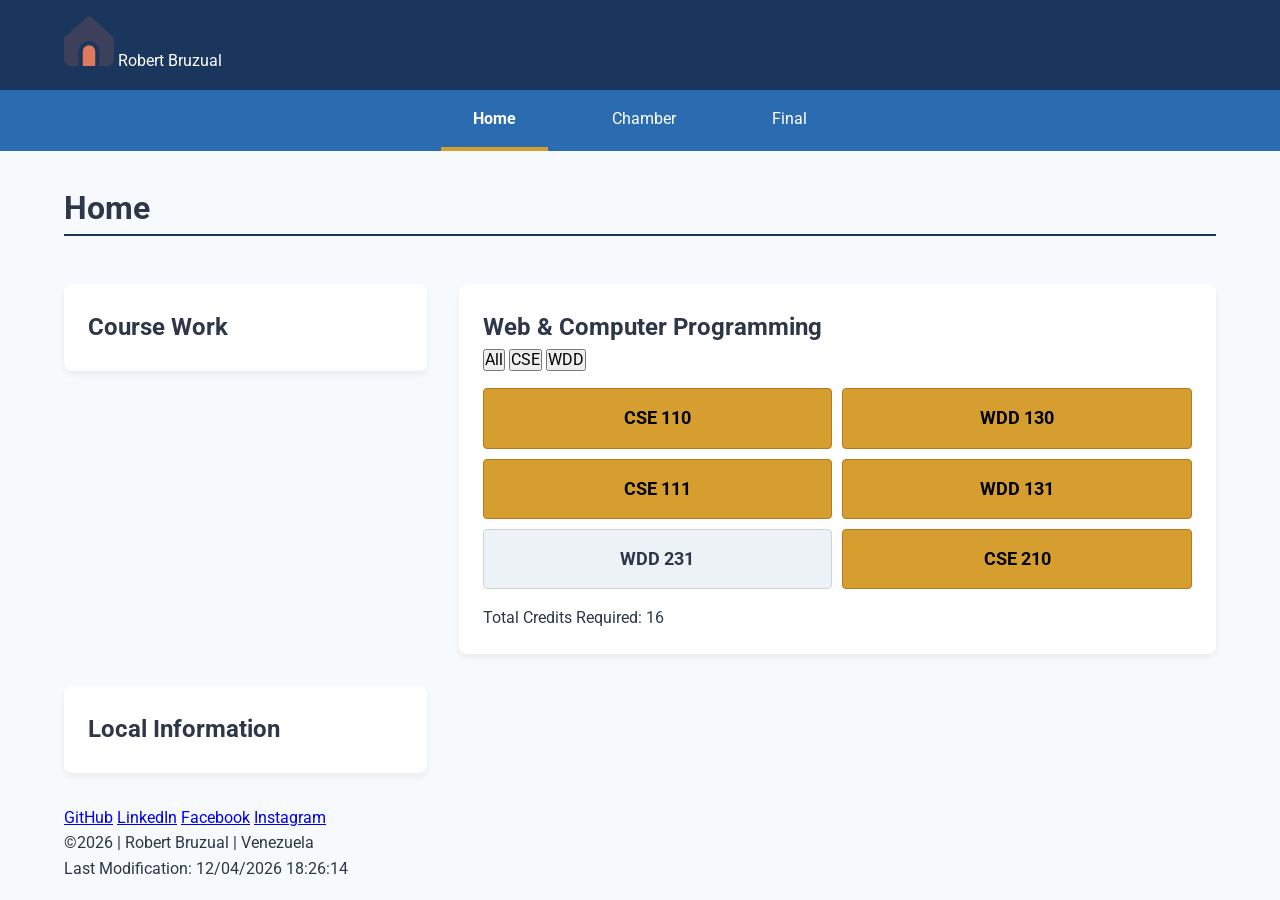
<file: index.html>
<!DOCTYPE html>
<html lang="en">
<head>
    <meta charset="UTF-8">
    <meta name="viewport" content="width=device-width, initial-scale=1.0">
    <title>WDD 231 - Web Fronted Development I - Course Home Page</title>
    <link rel="icon" href="favicon.ico">
    <meta name="description" content="Course home page for WDD 231, demonstrating prerequisite knowledge of responsive design using semantic HTML, custom CSS, and vanilla JavaScript.">
    <meta name="author" content="Robert Bruzual">

    <meta property="og:title" content="WDD 231 - Web Fronted Development I - Course Home Page">
    <meta property="og:description" content="Course home page for WDD 231 by Robert Bruzual, demonstrating responsive design using semantic HTML, custom CSS, and vanilla JavaScript.">
    <meta property="og:image" content="https://robertbruzualpatino-oss.github.io/wdd231/images/home.svg">
    <meta property="og:url" content="https://robertbruzualpatino-oss.github.io/wdd231/index.html">
    <meta property="og:type" content="website">

    <link rel="preconnect" href="https://fonts.googleapis.com">
    <link rel="preconnect" href="https://fonts.gstatic.com" crossorigin>
    <link href="https://fonts.googleapis.com/css2?family=Roboto&display=swap" rel="stylesheet">

    <link rel="stylesheet" href="styles/normalize.css">
    <link rel="stylesheet" href="styles/small.css">
    <link rel="stylesheet" href="styles/larger.css">

    <script src="scripts/navigation.js" defer></script>
    <script src="scripts/date.js" defer></script>
    <script src="scripts/course.js" defer></script>
</head>
<body>
    <header>
        <div>
            <img src="images/home.svg" alt="Course Site Logo" width="50" height="50">
            <span>Robert Bruzual</span>
        </div>
        <button id="menu-toggle" aria-label="Toggle navigation menu">
            &#9776; </button>
    </header>

    <nav>
        <ul id="nav-links">
            <li><a href="index.html" class="active">Home</a></li>
            <li><a href="chamber/index.html">Chamber</a></li>
            <li><a href="final/index.html">Final</a></li>
        </ul>
    </nav>

    <main>
        <h1>Home</h1>

        <section class="card course-work">
            <h2>Course Work</h2>
            </section>

        <section class="card certificate-info">
            <h2>Web &amp; Computer Programming</h2>
            <div>
                <button id="btn-all">All</button>
                <button id="btn-cse">CSE</button>
                <button id="btn-wdd">WDD</button>
            </div>
            <div id="course-container"></div>
            <p id="total-credits"></p>
        </section>

        <section class="card local-info">
            <h2>Local Information</h2>
            </section>

        <dialog id="course-details"></dialog>
    </main>

    <footer>
        <div class="footer-socials">
            <a href="https://github.com/robertbruzualpatino-oss" target="_blank" rel="noopener">GitHub</a>
            <a href="https://www.linkedin.com/" target="_blank" rel="noopener">LinkedIn</a>
            <a href="https://www.facebook.com/robertgabriel.bruzualpatino.3" target="_blank" rel="noopener">Facebook</a>
            <a href="https://www.instagram.com/robertgabrielbruzual/" target="_blank" rel="noopener">Instagram</a>
        </div>

        <p>
            &copy;<span id="currentyear"></span> | Robert Bruzual | Venezuela
        </p>

        <p id="lastModified"></p>
    </footer>

</body>
</html>
</file>
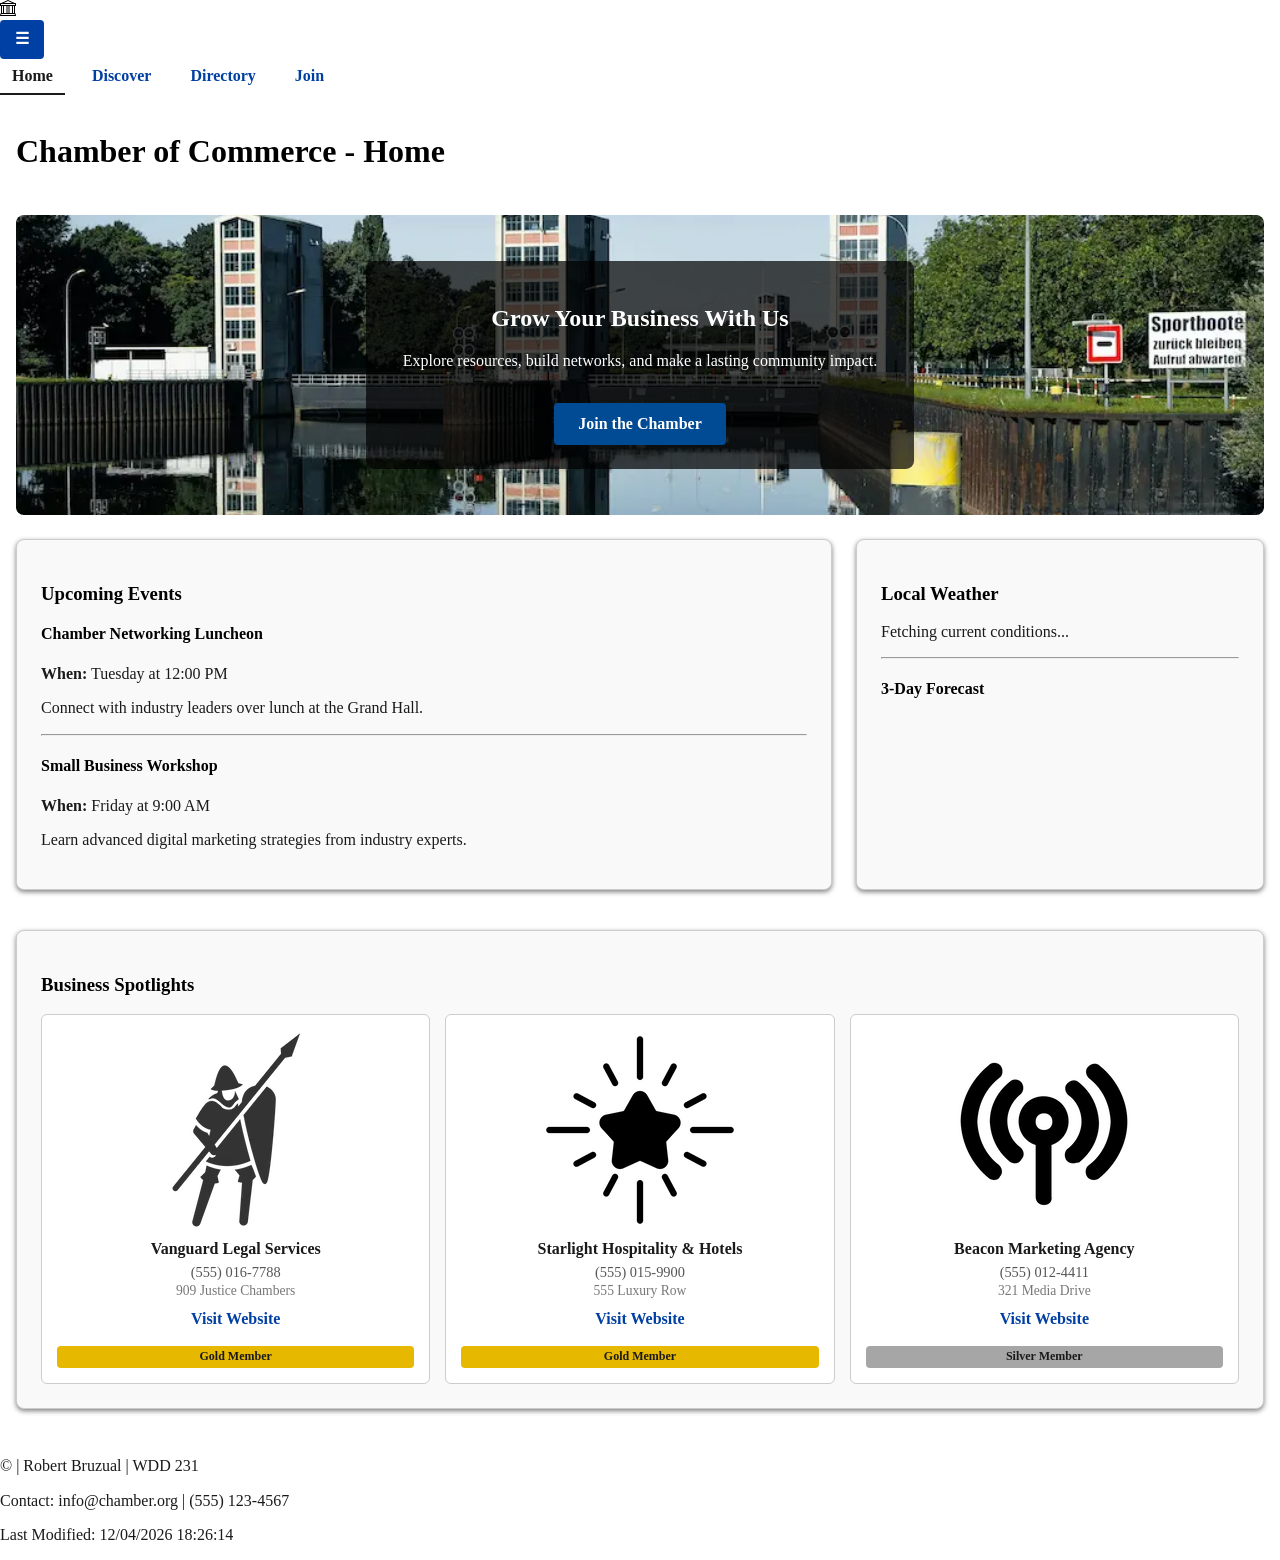
<file: chamber/index.html>
<!DOCTYPE html>
<html lang="en">
<head>
    <meta charset="UTF-8">
    <meta name="viewport" content="width=device-width, initial-scale=1.0">
    <title>Chamber of Commerce - Home</title>
    <meta name="description" content="Home and landing page for the Chamber of Commerce project in WDD 231.">
    <meta name="author" content="Robert Bruzual">
    <link rel="icon" href="favicon.ico" type="images/x-icon">

    <meta property="og:title" content="Chamber of Commerce - Home">
    <meta property="og:description" content="Empowering local business and driving community growth.">
    <meta property="og:image" content="https://robertbruzualpatino-oss.github.io/wdd231/chamber/images/bank.svg">
    <meta property="og:url" content="https://robertbruzualpatino-oss.github.io/wdd231/chamber/index.html">
    <meta property="og:type" content="website">

    <link rel="preconnect" href="https://fonts.googleapis.com">
    <link rel="preconnect" href="https://fonts.gstatic.com" crossorigin>
    <link href="https://fonts.googleapis.com/css2?family=Roboto&display=swap" rel="stylesheet">

    <link rel="stylesheet" href="styles/normalize.css">
    <link rel="stylesheet" href="styles/small.css">

    <link rel="icon" href="data:,">

    <script src="scripts/directory.js" defer></script>
    <script src="scripts/home.js" defer></script>
</head>
<body>
    <header>
        <div class="logo-area">
            <img src="images/bank.svg" alt="Chamber Logo">
        </div>
        <nav>
            <button id="menu-button">☰</button>
            <ul id="nav-menu">
                <li><a href="index.html" class="active">Home</a></li>
                <li><a href="discover.html">Discover</a></li>
                <li><a href="directory.html">Directory</a></li>
                <li><a href="join.html">Join</a></li>
            </ul>
        </nav>
    </header>

    <main class="home-grid">

        <h1 class="visually-hidden">Chamber of Commerce - Home</h1>

        <section class="hero">
            <picture>
                <img src="images/hero-large.webp" alt="Chamber City Center Landscape" class="hero-image" loading="eager" width="1200" height="450">
            </picture>
            <div class="hero-cta">
                <h2>Grow Your Business With Us</h2>
                <p>Explore resources, build networks, and make a lasting community impact.</p>
                <a href="join.html" class="cta-button">Join the Chamber</a>
            </div>
        </section>

        <section class="events-card card">
            <h3>Upcoming Events</h3>
            <div class="event-item">
                <h4>Chamber Networking Luncheon</h4>
                <p><strong>When:</strong> Tuesday at 12:00 PM</p>
                <p>Connect with industry leaders over lunch at the Grand Hall.</p>
            </div>
            <hr>
            <div class="event-item">
                <h4>Small Business Workshop</h4>
                <p><strong>When:</strong> Friday at 9:00 AM</p>
                <p>Learn advanced digital marketing strategies from industry experts.</p>
            </div>
        </section>

        <section class="weather-card card">
            <h3>Local Weather</h3>
            <div id="current-weather">
                <p>Fetching current conditions...</p>
            </div>
            <hr>
            <h4>3-Day Forecast</h4>
            <div id="forecast-container">

            </div>
        </section>

        <section class="spotlights-card card">
            <h3>Business Spotlights</h3>
            <div id="spotlight-container">
                <p>Loading spotlight members...</p>
            </div>
        </section>
    </main>

    <footer>
        <p>&copy; <span id="current-year"></span> | Robert Bruzual | WDD 231</p>
        <p>Contact: info@chamber.org | (555) 123-4567</p>
        <p>Last Modified: <span id="lastModified"></span></p>
    </footer>
</body>
</html>
</file>
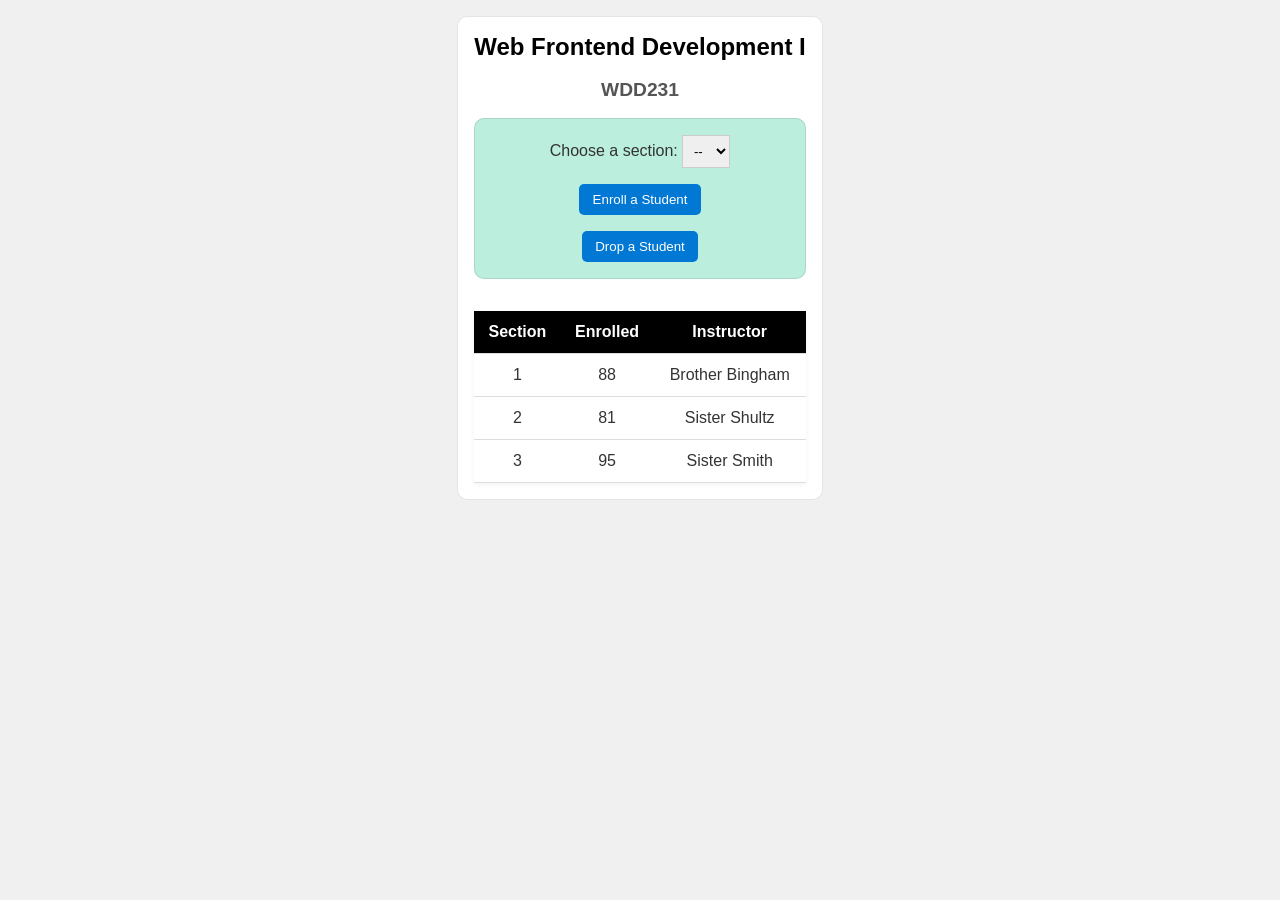
<file: modules.html>
<!DOCTYPE html>
<html lang="en">

<head>
    <meta charset="UTF-8">
    <meta name="viewport" content="width=device-width, initial-scale=1.0">
    <title>Modules Example: Course and Sections</title>
    <link rel="stylesheet" href="styles/modules.css">
    <script type="module" src="scripts/modules.mjs"></script>
    <script src="scripts/theme-toggle.js"></script>
</head>

<body>
    <main>
        <h1 id="courseName"></h1>
        <h2 id="courseCode"></h2>

        <div id="enrollment">
            <label for="sectionNumber">Choose a section:</label>
            <select id="sectionNumber">
                <option value="0" disabled selected>--</option>
            </select>
            <button id="enrollStudent">Enroll a Student</button>
            <button id="dropStudent">Drop a Student</button>
        </div>

        <table>
            <thead>
                <tr>
                    <th>Section</th>
                    <th>Enrolled</th>
                    <th>Instructor</th>
                </tr>
            </thead>
            <tbody id="sections"></tbody>
        </table>
    </main>
</body>

</html>
</file>
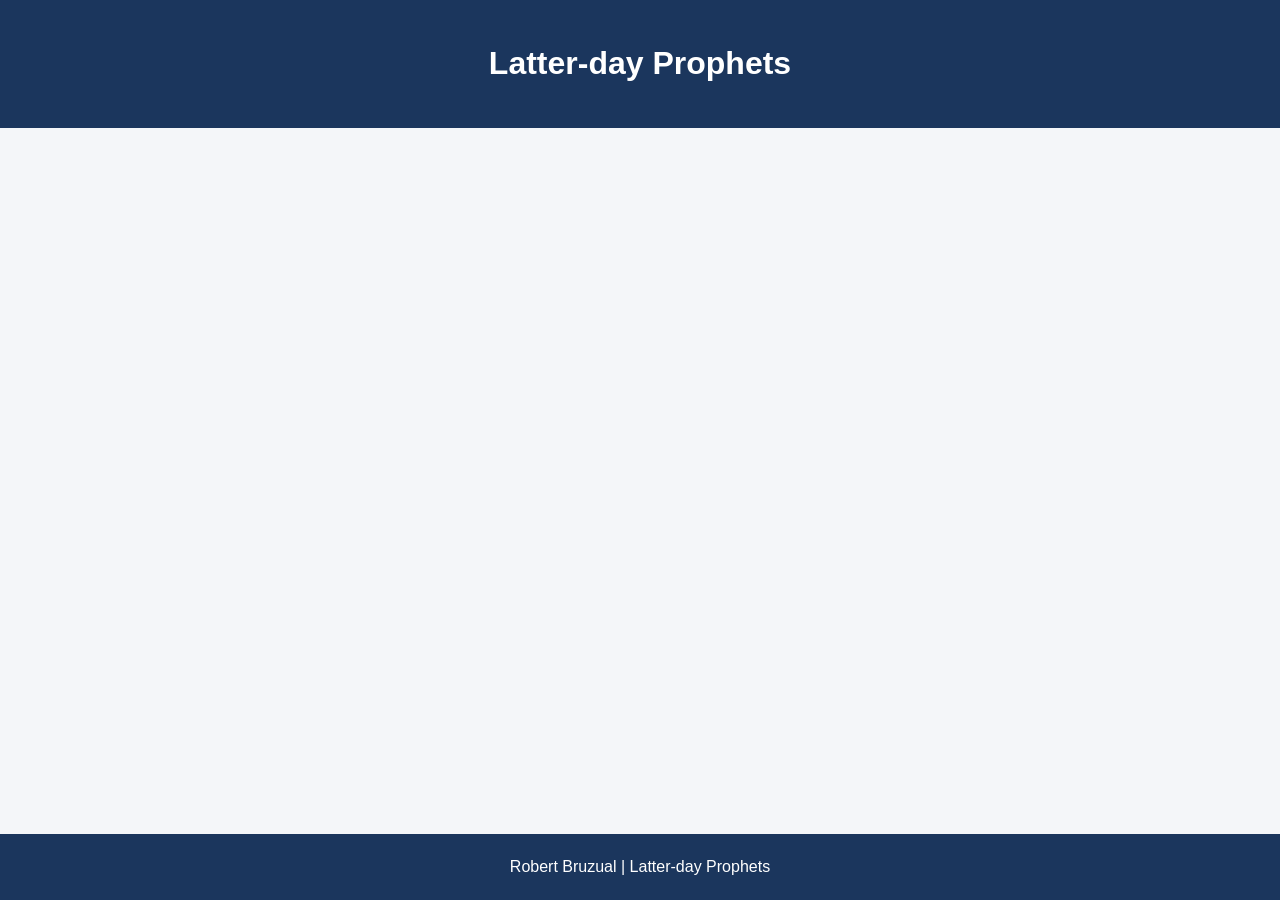
<file: prophets.html>
<!DOCTYPE html>
<html lang="en">
<head>
    <meta charset="UTF-8">
    <meta name="viewport" content="width=device-width, initial-scale=1.0">
    <title>Latter-day Prophets | Fetch API Activity</title>
    <meta name="description" content="Dynamically rendering data fetched from an external JSON API regarding Latter-day Prophets.">
    <link rel="stylesheet" href="styles/prophets.css">
    <script src="scripts/prophets.js" defer></script>
</head>
<body>
    <header>
        <h1>Latter-day Prophets</h1>
    </header>

    <main>
        <div id="cards"></div>
    </main>

    <footer>
        Robert Bruzual | Latter-day Prophets
    </footer>
</body>
</html>
</file>
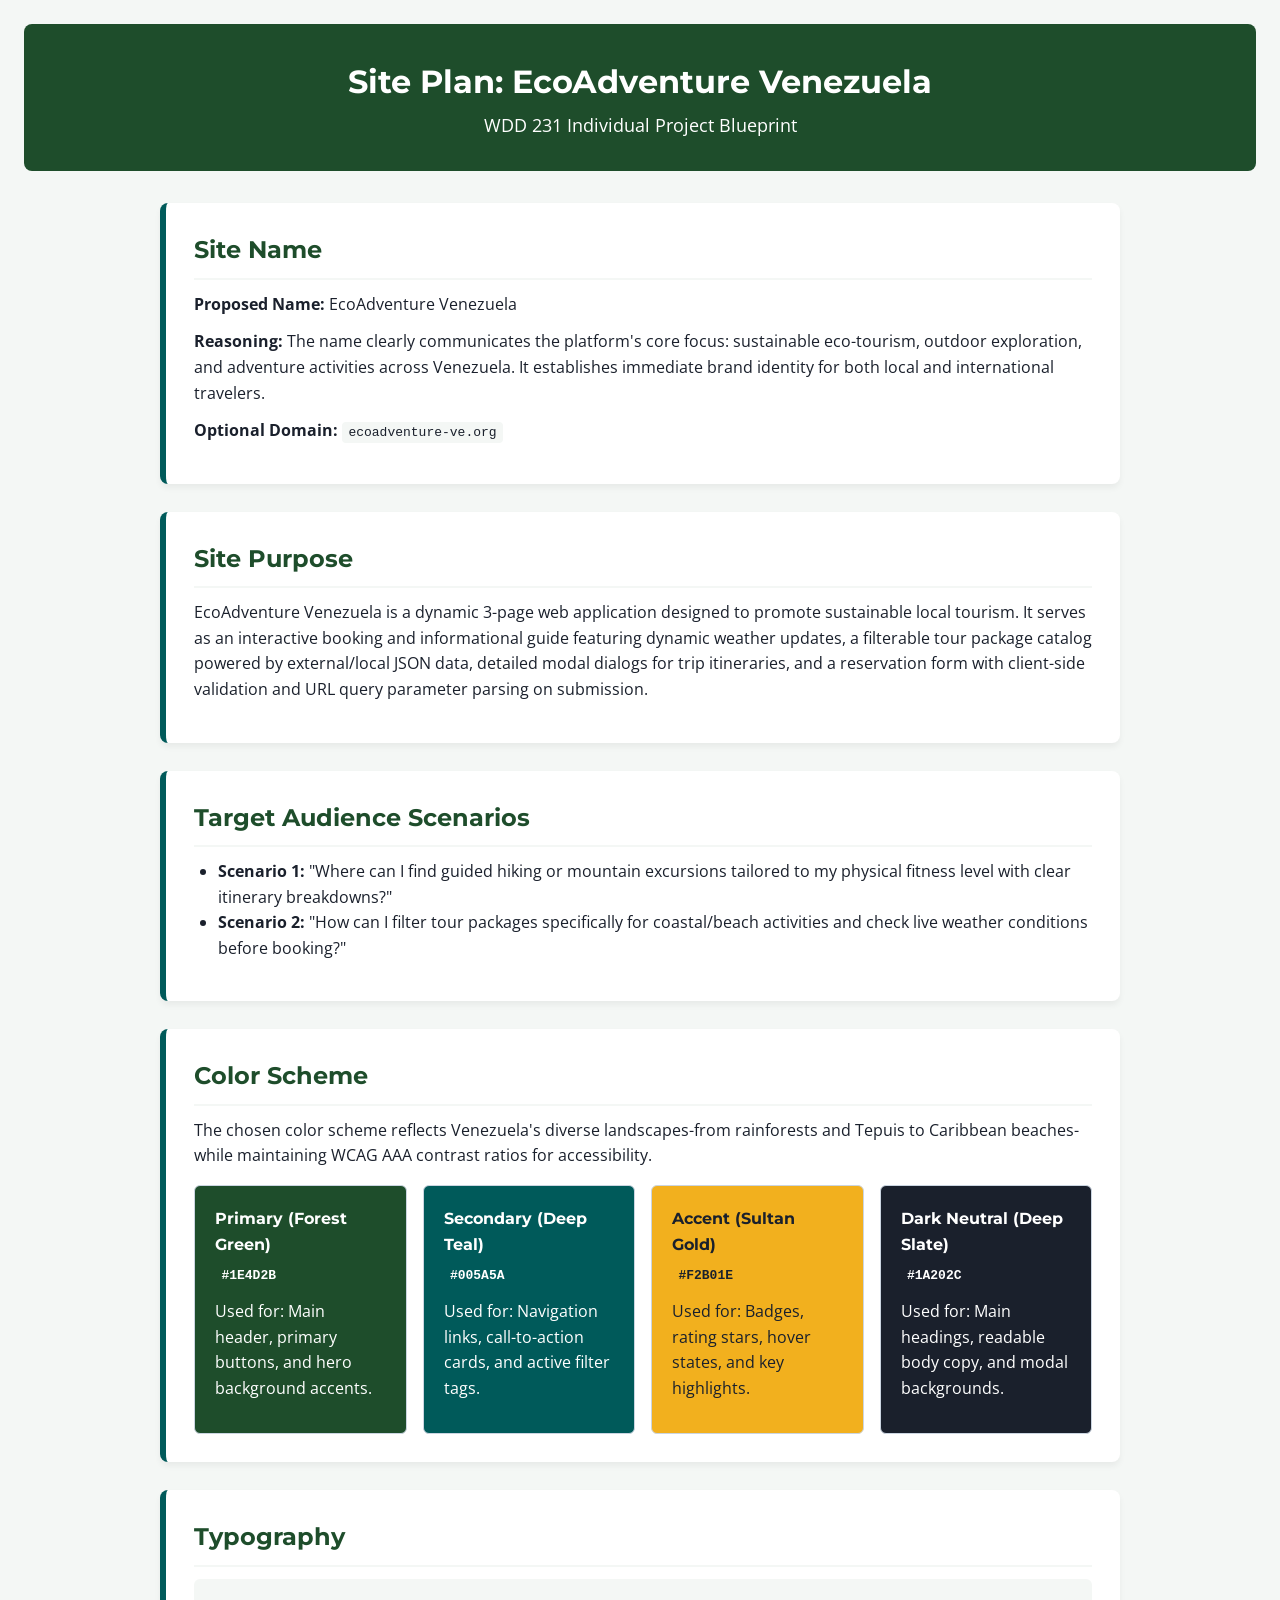
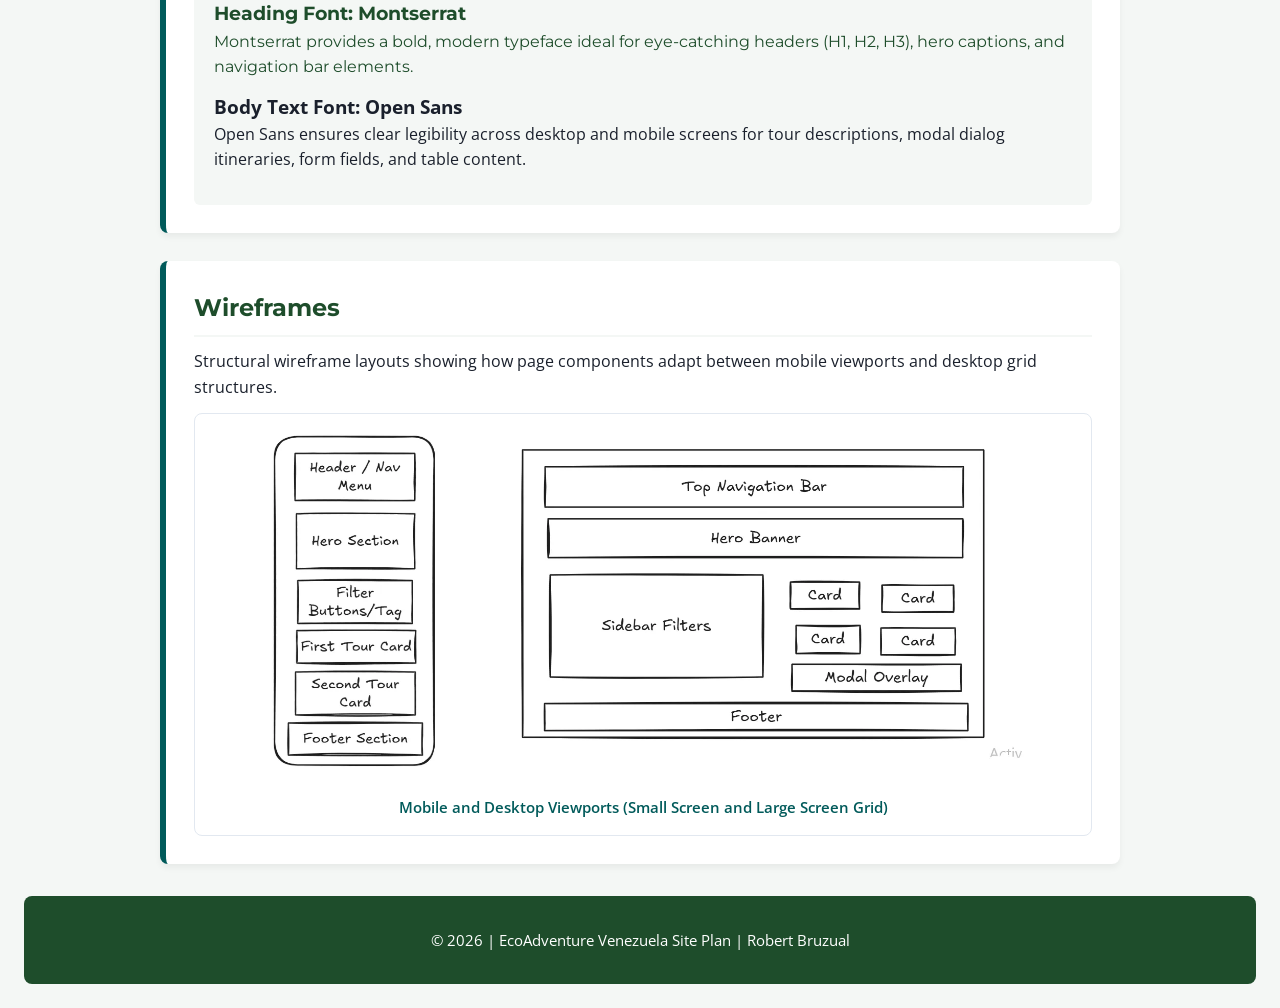
<file: siteplan.html>
<!DOCTYPE html>
<html lang="en">
<head>
    <meta charset="UTF-8">
    <meta name="viewport" content="width=device-width, initial-scale=1.0">
    <title>Site Plan - EcoAdventure Venezuela</title>
    <meta name="description" content="Site plan and design document for EcoAdventure Venezuela, an interactive web application for eco-tourism and outdoor adventure activities.">
    <meta name="author" content="Robert Bruzual">
    <link rel="stylesheet" href="styles/siteplan.css">

    <link rel="preconnect" href="https://fonts.googleapis.com">
    <link rel="preconnect" href="https://fonts.gstatic.com" crossorigin>
    <link href="https://fonts.googleapis.com/css2?family=Montserrat:ital,wght@0,100..900;1,100..900&family=Open+Sans:ital,wght@0,300..800;1,300..800&display=swap" rel="stylesheet">

    <script src="scripts/siteplan.js" defer></script>
</head>
<body>
    
    <header>
        <h1>Site Plan: EcoAdventure Venezuela</h1>
        <h2>WDD 231 Individual Project Blueprint</h2>
    </header>

    <main>

        <section class="plan-section">
            <h2>Site Name</h2>
            <p><strong>Proposed Name:</strong> EcoAdventure Venezuela</p>
            <p><strong>Reasoning:</strong> The name clearly communicates the platform's core focus: sustainable eco-tourism, outdoor exploration, and adventure activities across Venezuela. It establishes immediate brand identity for both local and international travelers.</p>
            <p><strong>Optional Domain:</strong> <code>ecoadventure-ve.org</code></p>
        </section>

        <section class="plan-section">
            <h2>Site Purpose</h2>
            <p>EcoAdventure Venezuela is a dynamic 3-page web application designed to promote sustainable local tourism. It serves as an interactive booking and informational guide featuring dynamic weather updates, a filterable tour package catalog powered by external/local JSON data, detailed modal dialogs for trip itineraries, and a reservation form with client-side validation and URL query parameter parsing on submission.</p>
        </section>

        <section class="plan-section">
            <h2>Target Audience Scenarios</h2>
            <ul>
                <li><strong>Scenario 1:</strong> "Where can I find guided hiking or mountain excursions tailored to my physical fitness level with clear itinerary breakdowns?"</li>
                <li><strong>Scenario 2:</strong> "How can I filter tour packages specifically for coastal/beach activities and check live weather conditions before booking?"</li>
            </ul>
        </section>

        <section class="plan-section">
            <h2>Color Scheme</h2>
            <p>The chosen color scheme reflects Venezuela's diverse landscapes-from rainforests and Tepuis to Caribbean beaches-while maintaining WCAG AAA contrast ratios for accessibility.</p>

            <div class="color-palette">
                <div class="color-box primary-bg">
                    <h3>Primary (Forest Green)</h3>
                    <p><code>#1E4D2B</code></p>
                    <p>Used for: Main header, primary buttons, and hero background accents.</p>
                </div>
                <div class="color-box secondary-bg">
                    <h3>Secondary (Deep Teal)</h3>
                    <p><code>#005A5A</code></p>
                    <p>Used for: Navigation links, call-to-action cards, and active filter tags.</p>
                </div>
                <div class="color-box accent-bg">
                    <h3>Accent (Sultan Gold)</h3>
                    <p><code>#F2B01E</code></p>
                    <p>Used for: Badges, rating stars, hover states, and key highlights.</p>
                </div>
                <div class="color-box dark-bg">
                    <h3>Dark Neutral (Deep Slate)</h3>
                    <p><code>#1A202C</code></p>
                    <p>Used for: Main headings, readable body copy, and modal backgrounds.</p>
                </div>
            </div>
        </section>

        <section class="plan-section">
            <h2>Typography</h2>
            <div class="font-demo">
                <h3 class="heading-font-sample">Heading Font: Montserrat</h3>
                <p class="heading-font-sample">Montserrat provides a bold, modern typeface ideal for eye-catching headers (H1, H2, H3), hero captions, and navigation bar elements.</p>

                <h3 class="body-font-sample">Body Text Font: Open Sans</h3>
                <p class="body-font-sample">Open Sans ensures clear legibility across desktop and mobile screens for tour descriptions, modal dialog itineraries, form fields, and table content.</p>
            </div>
        </section>

        <section class="plan-section">
            <h2>Wireframes</h2>
            <p>Structural wireframe layouts showing how page components adapt between mobile viewports and desktop grid structures.</p>

            <div class="wireframe-container">
                <figure>
                    <img src="images/wireframes.webp" alt="Black and white sketch showing mobile view with stacked hero section, single-column tour cards, and bottom footer. black and white sketch showing desktop view with multi-column layout, top navigation, sidebar filters, and modal overlay." width="800" height="350">
                    <figcaption>Mobile and Desktop Viewports (Small Screen and Large Screen Grid)</figcaption>
                </figure>
            </div>
        </section>

    </main>

    <footer>
        <p>&copy; <span id="currentyear"></span> | EcoAdventure Venezuela Site Plan | Robert Bruzual</p>
    </footer>
</body>
</html>
</file>
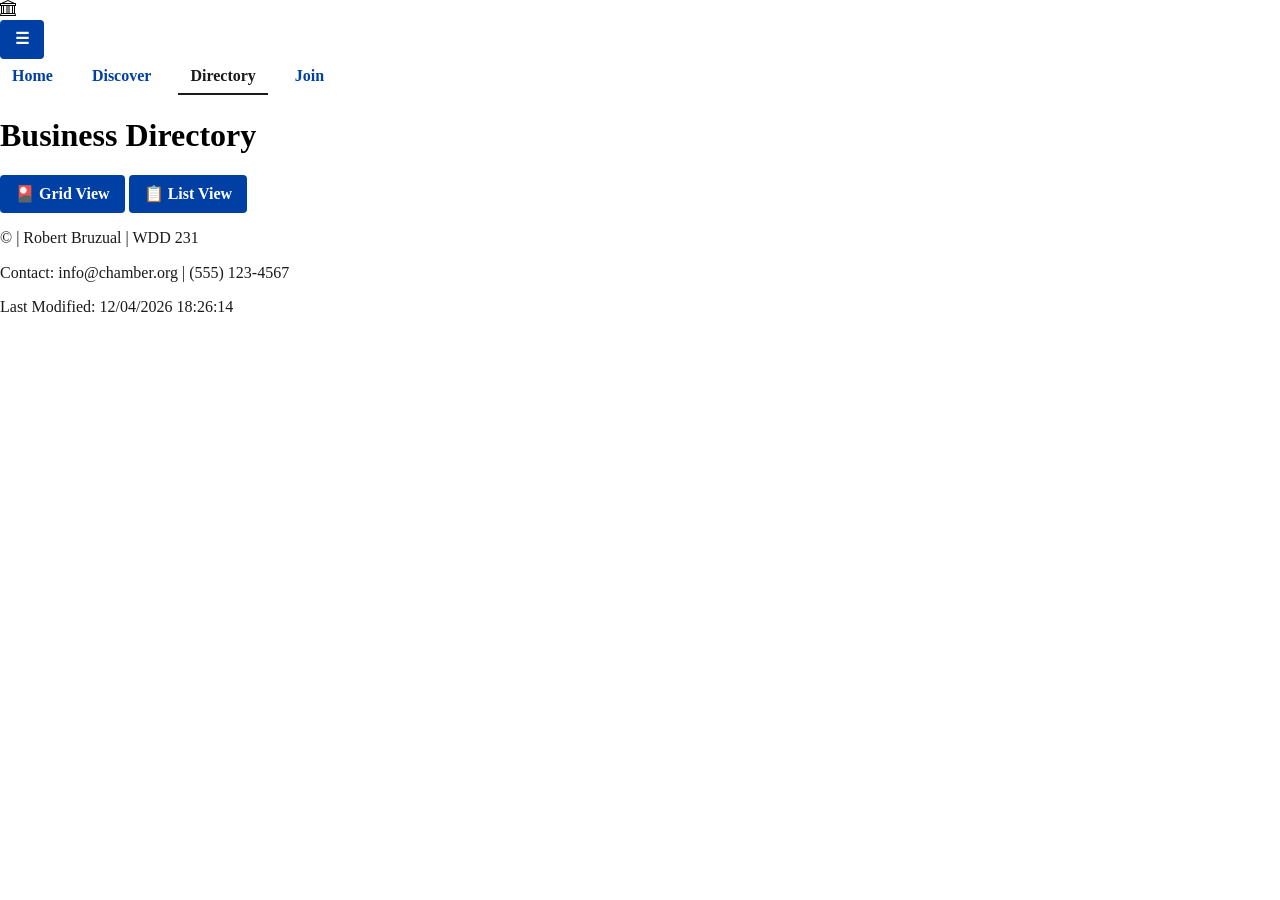
<file: chamber/directory.html>
<!DOCTYPE html>
<html lang="en">
<head>
    <meta charset="UTF-8">
    <meta name="viewport" content="width=device-width, initial-scale=1.0">
    <title>Chamber of Commerce - Directory</title>
    <meta name="description" content="Business directory page for the Chamber of Commerce project in WDD 231.">
    <meta name="author" content="Robert Bruzual">
    <link rel="icon" href="favicon.ico" type="images/x-icon">

    <meta property="og:title" content="Chamber of Commerce Directory">
    <meta property="og:description" content="Explore and connect with our local business members.">
    <meta property="og:image" content="https://robertbruzualpatino-oss.github.io/wdd231/chamber/images/bank.svg">
    <meta property="og:url" content="https://robertbruzualpatino-oss.github.io/wdd231/chamber/directory.html">
    <meta property="og:type" content="website">

    <link rel="preconnect" href="https://fonts.googleapis.com">
    <link rel="preconnect" href="https://fonts.gstatic.com" crossorigin>
    <link href="https://fonts.googleapis.com/css2?family=Roboto&display=swap" rel="stylesheet">

    <link rel="stylesheet" href="styles/normalize.css">
    <link rel="stylesheet" href="styles/small.css">

    <link rel="icon" href="data:,">

    <script src="scripts/directory.js" defer></script>
</head>
<body>
    <header>
        <div class="logo-area">
            <img src="images/bank.svg" alt="Chamber Logo">
        </div>
        <nav>
            <button id="menu-button">☰</button>
            <ul id="nav-menu">
                <li><a href="index.html">Home</a></li>
                <li><a href="discover.html">Discover</a></li>
                <li><a href="directory.html" class="active">Directory</a></li>
                <li><a href="join.html">Join</a></li>
            </ul>
        </nav>
    </header>

    <main>
        <h1>Business Directory</h1>
        <div class="view-toggle">
            <button id="grid-btn" class="active">🎴 Grid View</button>
            <button id="list-btn">📋 List View</button>
        </div>

        <article id="directory-container" class="grid-view"></article>
    </main>

    <footer>
        <p>&copy; <span id="current-year"></span> | Robert Bruzual | WDD 231</p>
        <p>Contact: info@chamber.org | (555) 123-4567</p>
        <p>Last Modified: <span id="lastModified"></span></p>
    </footer>
</body>
</html>
</file>
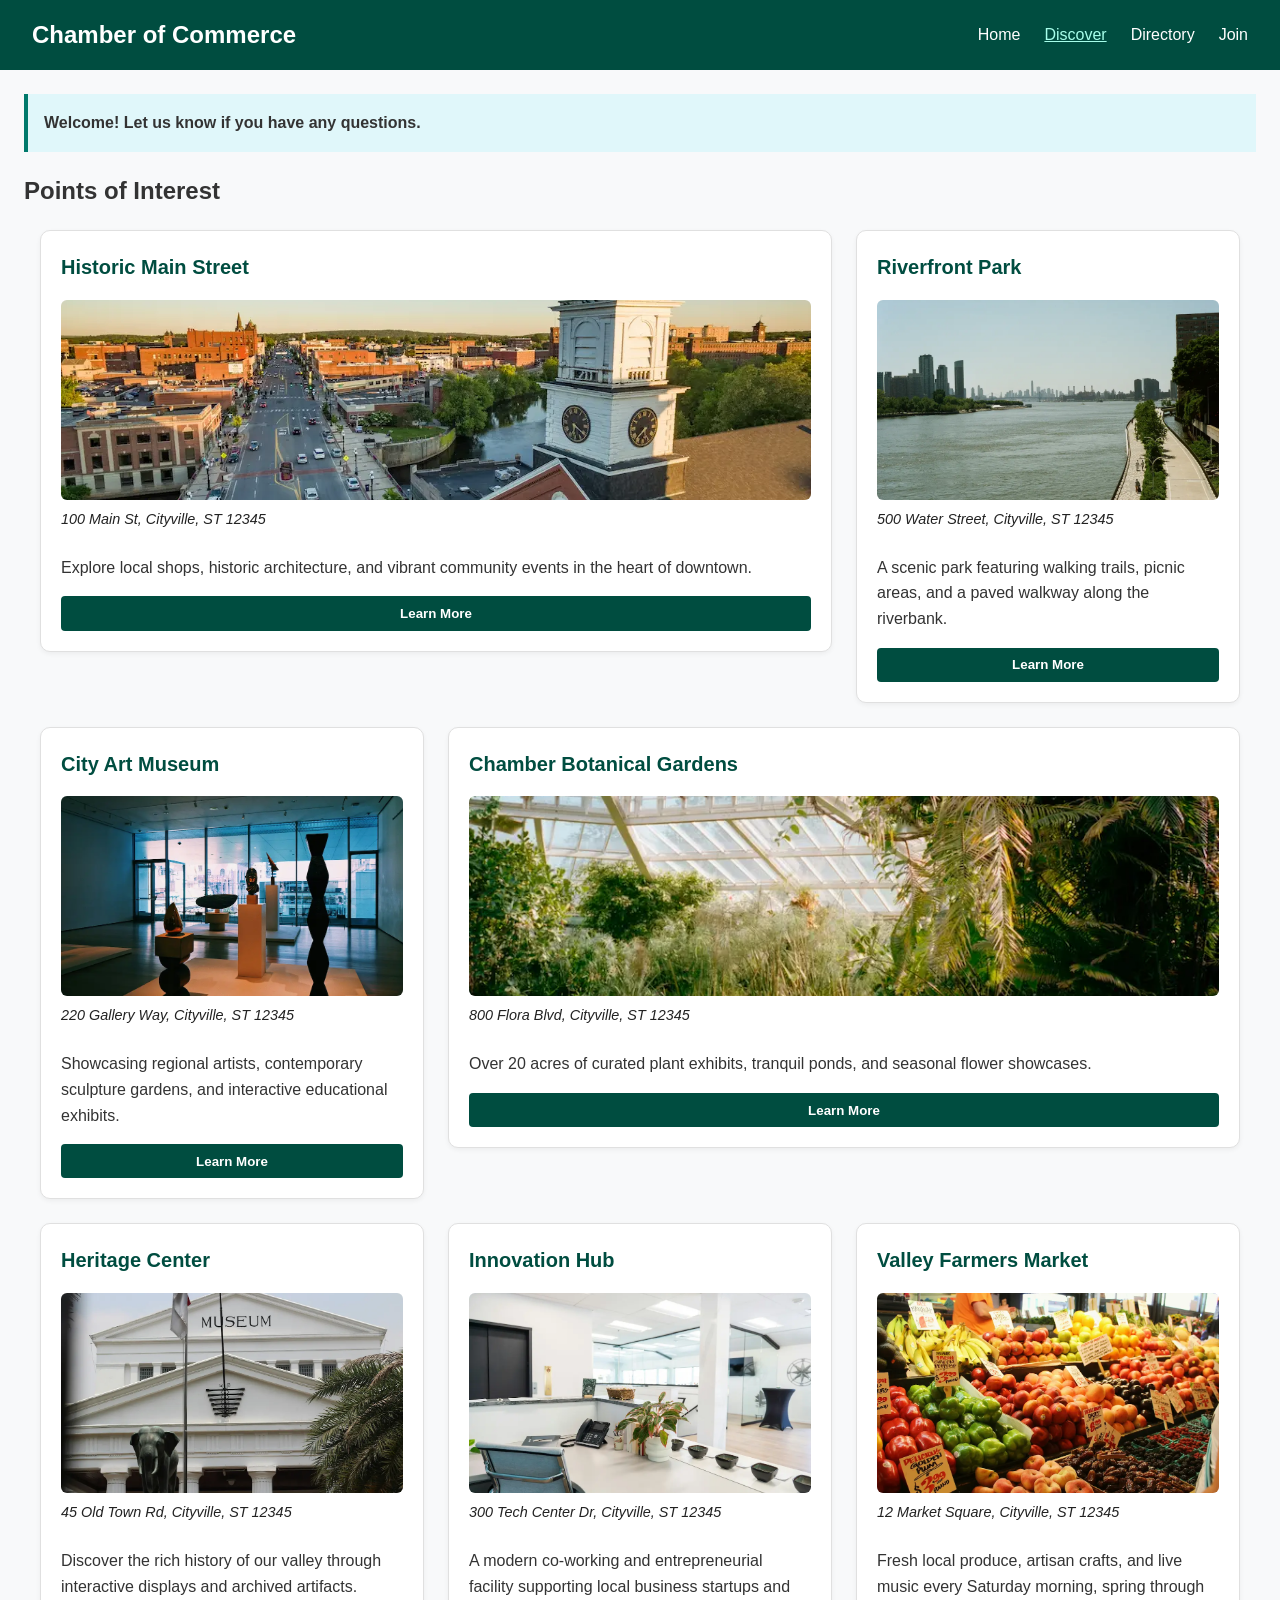
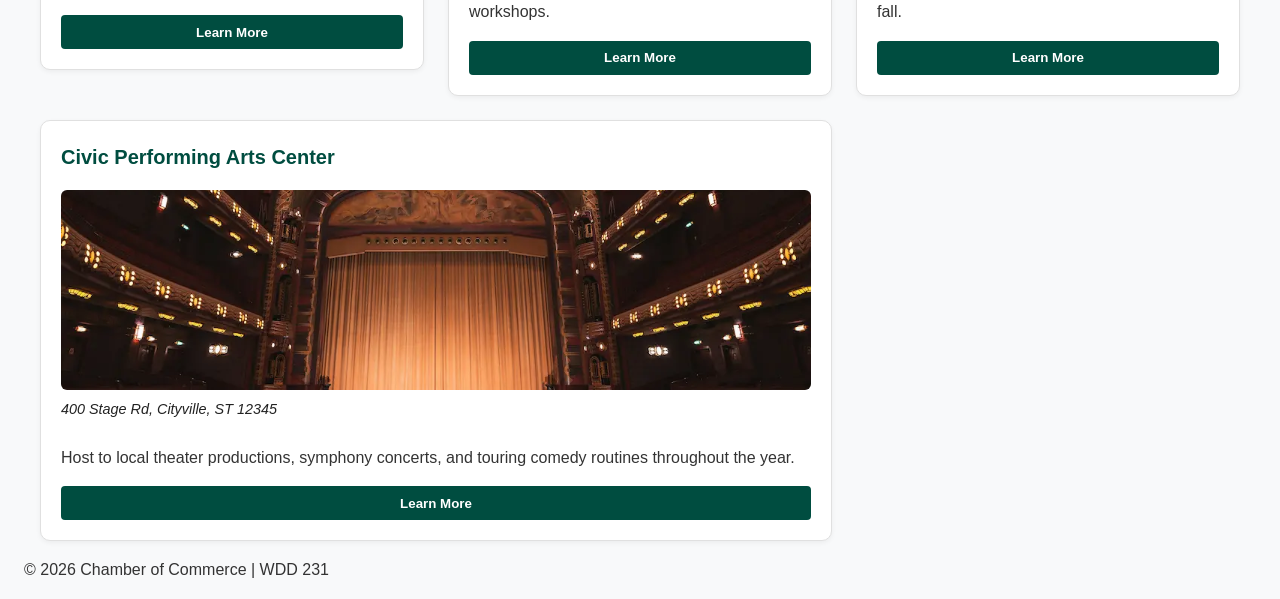
<file: chamber/discover.html>
<!DOCTYPE html>
<html lang="en">
<head>
    <meta charset="UTF-8">
    <meta name="viewport" content="width=device-width, initial-scale=1.0">
    <title>Chamber Discover Page</title>
    <meta name="description" content="Discover points of interest, demographics, and local features in our local area.">
    <meta name="author" content="Robert Bruzual">

    <link rel="icon" href="images/bank.svg">

    <meta property="og:title" content="Discover Chamber of Commerce - Points of Interest">
    <meta property="og:description" content="Discover points of interest, local culture, and community events in our area.">
    <meta property="og:image" content="https://robertbruzualpatino-oss.github.io/wdd231/chamber/images/apex-logo.webp">
    <meta property="og:url" content="https://robertbruzualpatino-oss.github.io/wdd231/chamber/discover.html">

    <link rel="preconnect" href="https://fonts.googleapis.com">
    <link rel="preconnect" href="https://fonts.gstatic.com" crossorigin>
    <link href="https://fonts.googleapis.com/css2?family=Montserrat:ital,wght@0,100..900;1,100..900&family=Roboto&display=swap" rel="stylesheet">

    <link rel="stylesheet" href="styles/base.css">
    <link rel="stylesheet" href="styles/large.css">

    <script type="module" src="scripts/discover.js"></script>
</head>
<body>
    <header>
        <h1>Chamber of Commerce</h1>
        <nav>
            <ul>
                <li><a href="index.html">Home</a></li>
                <li><a href="discover.html" class="active">Discover</a></li>
                <li><a href="directory.html">Directory</a></li>
                <li><a href="join.html">Join</a></li>
            </ul>
        </nav>
    </header>

    <main>
        <section id="visit-message" class="visit-banner"></section>

        <h2>Points of Interest</h2>

        <div id="discover-grid" class="discover-container"></div>
    </main>

    <footer>
        <p>&copy; <span id="year"></span> Chamber of Commerce | WDD 231</p>
    </footer>
</body>
</html>
</file>
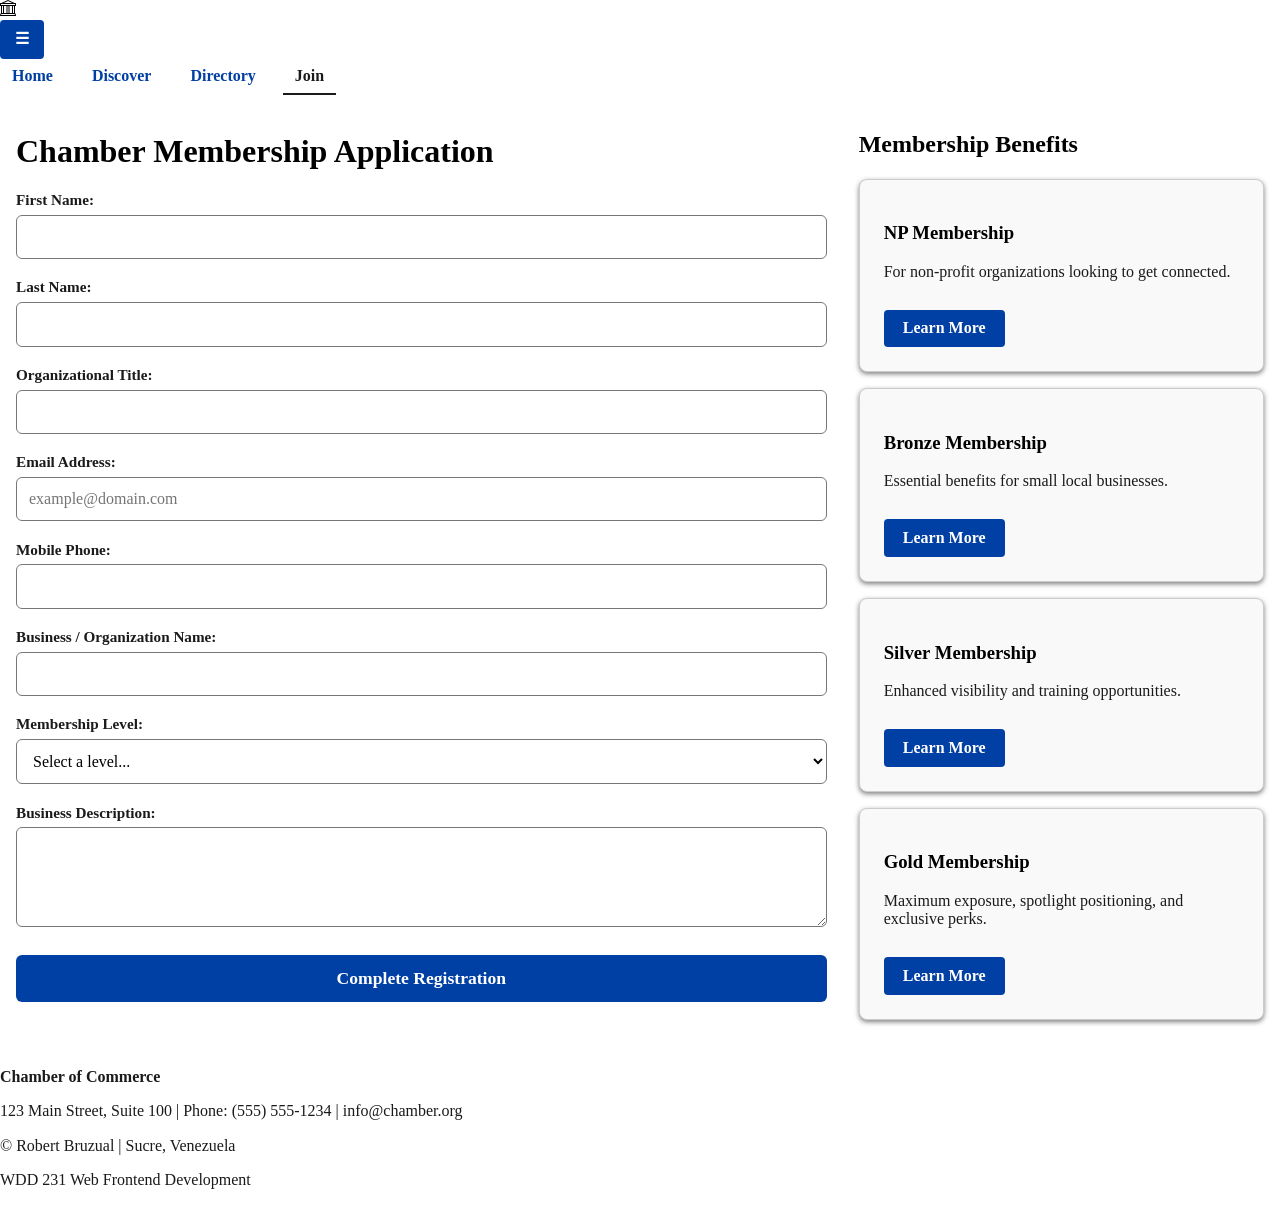
<file: chamber/join.html>
<!DOCTYPE html>
<html lang="en">
<head>
    <meta charset="UTF-8">
    <meta name="viewport" content="width=device-width, initial-scale=1.0">
    <title>Chamber of Commerce - Join</title>
    <meta name="description" content="Join page for the Chamber of Commerce project in WDD 231.">
    <meta name="author" content="Robert Bruzual">
    <link rel="icon" href="favicon.ico" type="image/x-icon">

    <meta property="og:title" content="Chamber of Commerce - Join">
    <meta property="og:description" content="Apply to join the Chamber of Commerce and explore membership benefits.">
    <meta property="og:image" content="https://robertbruzualpatino-oss.github.io/wdd231/chamber/images/bank.svg">
    <meta property="og:url" content="https://robertbruzualpatino-oss.github.io/wdd231/chamber/join.html">
    <meta property="og:type" content="website">

    <link rel="preconnect" href="https://fonts.googleapis.com">
    <link rel="preconnect" href="https://fonts.gstatic.com" crossorigin>
    <link href="https://fonts.googleapis.com/css2?family=Roboto&display=swap" rel="stylesheet">

    <link rel="stylesheet" href="styles/normalize.css">
    <link rel="stylesheet" href="styles/small.css">

    <script src="scripts/join.js" defer></script>
</head>
<body>
    <header>
        <div class="logo-area">
            <img src="images/bank.svg" alt="Chamber Logo">
        </div>
        <nav>
            <button id="menu-button">☰</button>
            <ul id="nav-menu">
                <li><a href="index.html">Home</a></li>
                <li><a href="discover.html">Discover</a></li>
                <li><a href="directory.html">Directory</a></li>
                <li><a href="join.html" class="active">Join</a></li>
            </ul>
        </nav>
    </header>

    <main class="join-container">
        <section class="form-section">
            <h1>Chamber Membership Application</h1>
            <form method="get" action="thankyou.html" id="joinForm">

                <label>First Name:
                    <input type="text" name="fname" id="fname" required autocomplete="given-name" title="Please enter your first name">
                </label>

                <label>Last Name:
                    <input type="text" name="lname" id="lname" required autocomplete="family-name" title="Please enter your last name">
                </label>

                <label>Organizational Title:
                    <input type="text" name="title" autocomplete="organization-title"
                           pattern="[A-Za-z\s\-]{7,}"
                           title="Must contain at least 7 characters (letters, hyphens, spaces only)">
                </label>

                <label>Email Address:
                    <input type="email" name="email" id="email" required autocomplete="email"
                           placeholder="example@domain.com" title="Enter a valid email address">
                </label>

                <label>Mobile Phone:
                    <input type="tel" name="phone" id="phone" required autocomplete="tel" title="123-456-7890">
                </label>

                <label>Business / Organization Name:
                    <input type="text" name="organization" id="organization" required autocomplete="organization" title="Please enter your organization or business name">
                </label>

                <label>Membership Level:
                    <select name="membership" id="membership" required title="Select your membership level">
                        <option value="" disabled selected>Select a level...</option>
                        <option value="np">NP Membership (Non-Profit - Free)</option>
                        <option value="bronze">Bronze Membership</option>
                        <option value="silver">Silver Membership</option>
                        <option value="gold">Gold Membership</option>
                    </select>
                </label>

                <label>Business Description:
                    <textarea name="description" id="description" title="I am not in an organization yet, but I will do my best to get there."></textarea>
                </label>

                <input type="hidden" name="timestamp" id="timestamp">

                <input type="submit" value="Complete Registration">
            </form>
        </section>

        <section class="membership-cards">
            <h2>Membership Benefits</h2>

            <div class="card np-card">
                <h3>NP Membership</h3>
                <p>For non-profit organizations looking to get connected.</p>
                <button type="button" class="open-modal" data-modal="modal-np">Learn More</button>
            </div>

            <div class="card bronze-card">
                <h3>Bronze Membership</h3>
                <p>Essential benefits for small local businesses.</p>
                <button type="button" class="open-modal" data-modal="modal-bronze">Learn More</button>
            </div>

            <div class="card silver-card">
                <h3>Silver Membership</h3>
                <p>Enhanced visibility and training opportunities.</p>
                <button type="button" class="open-modal" data-modal="modal-silver">Learn More</button>
            </div>

            <div class="card gold-card">
                <h3>Gold Membership</h3>
                <p>Maximum exposure, spotlight positioning, and exclusive perks.</p>
                <button type="button" class="open-modal" data-modal="modal-gold">Learn More</button>
            </div>
        </section>
    </main>

    <dialog id="modal-np">
        <button class="close-modal">&times;</button>
        <h3>Non-Profit Membership Details</h3>
        <p><strong>Cost:</strong> Free</p>
        <ul>
            <li>Access to chamber networking events</li>
            <li>Directory listing on the chamber website</li>
        </ul>
    </dialog>

    <dialog id="modal-bronze">
        <button class="close-modal">&times;</button>
        <h3>Bronze Membership Details</h3>
        <p><strong>Cost:</strong> $100/yr</p>
        <ul>
            <li>Standard directory listing</li>
            <li>Event discounts (10%)</li>
            <li>Quarterly newsletter inclusion</li>
        </ul>
    </dialog>

    <dialog id="modal-silver">
        <button class="close-modal">&times;</button>
        <h3>Silver Membership Details</h3>
        <p><strong>Cost:</strong> $250/yr</p>
        <ul>
            <li>Enhanced directory listing</li>
            <li>Events discounts (20%)</li>
            <li>Spotlight rotation on category pages</li>
            <li>2 free workshop tickets per year</li>
        </ul>
    </dialog>

    <dialog id="modal-gold">
        <button class="close-modal">&times;</button>
        <h3>Gold Membership Details</h3>
        <p><strong>Cost:</strong> $500/yr</p>
        <ul>
            <li>Premium homepage spotlight positioning</li>
            <li>Event discounts (50%)</li>
            <li>Free entry to all special events & training</li>
            <li>Dedicated social media promotion</li>
        </ul>
    </dialog>

    <footer>
        <div class="footer-content">
            <p><strong>Chamber of Commerce</strong></p>
            <p>123 Main Street, Suite 100 | Phone: (555) 555-1234 | info@chamber.org</p>
        </div>
        <div class="footer-info">
            <p>&copy; <span id="currentyear"></span> Robert Bruzual | Sucre, Venezuela</p>
            <p>WDD 231 Web Frontend Development</p>
            <p id="lastModified"></p>
        </div>
    </footer>
</body>
</html>
</file>
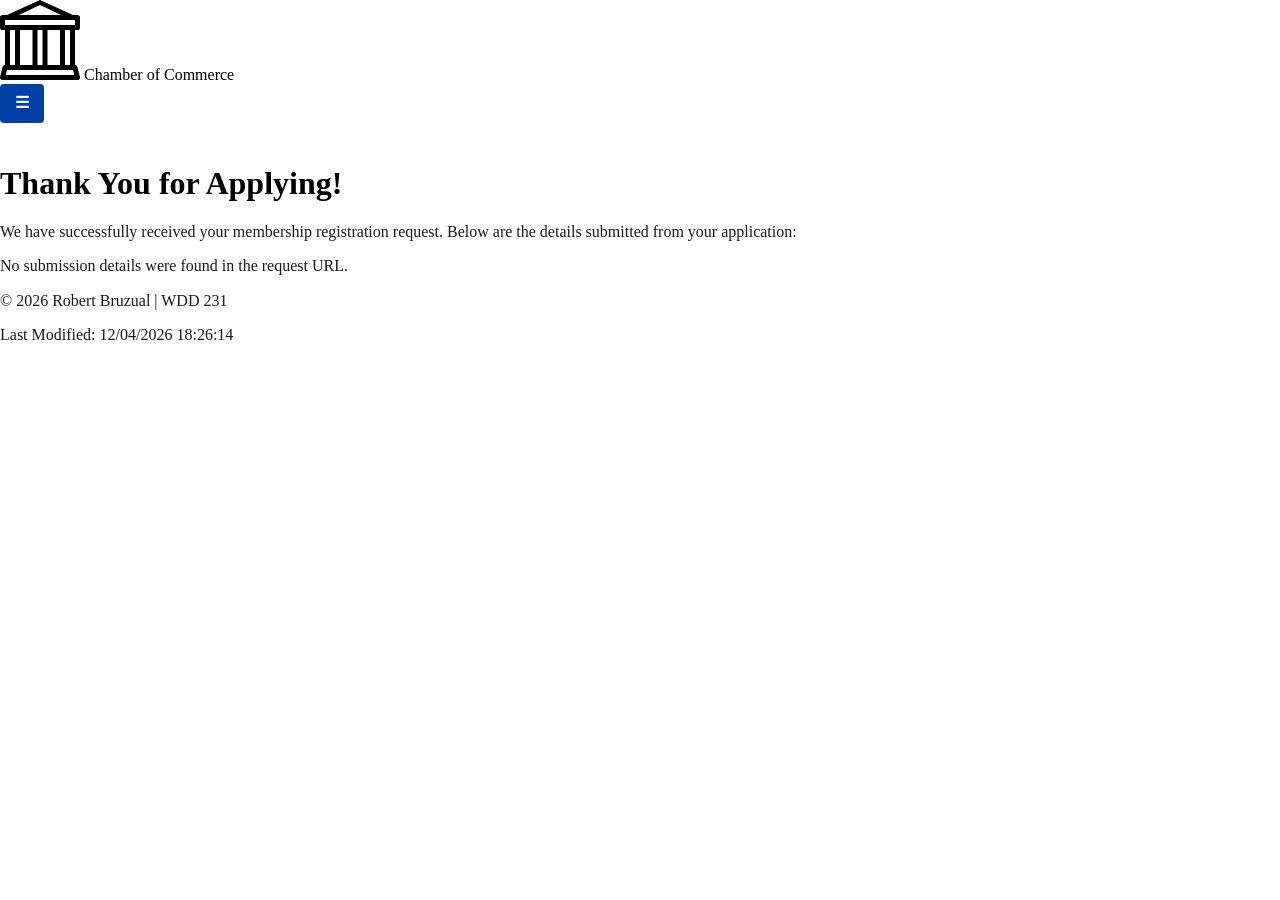
<file: chamber/thankyou.html>
<!DOCTYPE html>
<html lang="en">
<head>
    <meta charset="UTF-8">
    <meta name="viewport" content="width=device-width, initial-scale=1.0">
    <title>Chamber of Commerce - Thank You</title>
    <meta name="description" content="Confirmation page for the Chamber of Commerce membership application.">
    <meta name="author" content="Robert Bruzual">
    <link rel="icon" href="favicon.ico" type="image/x-icon">

    <meta property="og:title" content="Chamber of Commerce - Thank You">
    <meta property="og:description" content="Thank You for joining the chamber of Commerce.">
    <meta property="og:image" content="https://robertbruzualpatino-oss.github.io/wdd231/chamber/images/bank.svg">
    <meta property="og:url" content="https://robertbruzualpatino-oss.github.io/wdd231/chamber/thankyou.html">
    <meta property="og:type" content="website">

    <link rel="preconnect" href="https://fonts.googleapis.com">
    <link rel="preconnect" href="https://fonts.gstatic.com" crossorigin>
    <link href="https://fonts.googleapis.com/css2?family=Roboto&display=swap" rel="stylesheet">

    <link rel="stylesheet" href="styles/normalize.css">
    <link rel="stylesheet" href="styles/small.css">

    <link rel="icon" href="data:,">

    <script src="scripts/thankyou.js" defer></script>
</head>
<body>
    <header>
        <div class="log-container">
            <img src="images/bank.svg" alt="Chamber Logo" width="80" height="80">
            <span>Chamber of Commerce</span>
        </div>
        <nav>
            <button id="menu-button" aria-label="Toggle Navigation">☰</button>
            <ul id="nav-menu">
                <li><a href="index.html"></a></li>
                <li><a href="discover.html"></a></li>
                <li><a href="directory.html"></a></li>
                <li><a href="join.html"></a></li>
            </ul>
        </nav>
    </header>

    <main class="thankyou-container">
        <h1>Thank You for Applying!</h1>
        <p>We have successfully received your membership registration request. Below are the details submitted from your application:</p>

        <div id="results" class="results-card">

        </div>
    </main>

    <footer>
        <p>&copy; <span id="currentyear"></span> Robert Bruzual | WDD 231</p>
        <p id="lastModified"></p>
    </footer>
</body>
</html>
</file>
<file: styles/small.css>
:root {
    --primary-color: #1a365d;
    --accent-color: #d69e2e;
    --accent-border: #b7791f;
    --nav-bg: #2b6cb0;
    --text-dark: #2d3748;
    --light-bg: #f7fafc;
    --card-bg: #ffffff;
    --pure-white: #ffffff;
    --pure-black: #000000;
    --border-light: #cbd5e0;
    --bg-incomplete: #edf2f7;
    --bg-button: #f0f0f0;
    --font-sans: 'Roboto', sans-serif;
}

* {
    box-sizing: border-box;
    margin: 0;
    padding: 0;
}

body {
    font-family: var(--font-sans);
    color: var(--text-dark);
    background-color: var(--light-bg);
    line-height: 1.6;
}

header, main, footer {
    padding: 1rem 5vw;
}

header {
    background-color: var(--primary-color);
    color: var(--pure-white);
    display: flex;
    justify-content: space-between;
    align-items: center;
}

.logo-area {
    display: flex;
    align-items: center;
    gap: 0.75rem;
}

.logo-area img {
    max-width: 100%;
    height: auto;
    object-fit: contain;
}

#menu-toggle {
    background: none;
    border: none;
    color: var(--pure-white);
    font-size: 2rem;
    cursor: pointer;
}

nav {
    background-color: var(--nav-bg);
}

nav ul {
    list-style: none;
    display: none;
    flex-direction: column;
}

nav ul.show {
    display: flex;
}

nav a {
    display: block;
    color: var(--pure-white);
    padding: 1rem;
    text-decoration: none;
    text-align: center;
    transition: background-color 0.2s ease;
}

nav a:hover {
    background-color: var(--primary-color);
}

nav a.active {
    border-bottom: 4px solid var(--accent-color);
    font-weight: bold;
}

main {
    display: grid;
    grid-template-columns: 1fr;
    gap: 1.5rem;
}

h1 {
    margin: 1rem 0;
    border-bottom: 2px solid var(--primary-color);
}

.card {
    background: var(--card-bg);
    padding: 1.5rem;
    border-radius: 8px;
    box-shadow: 0 4px 6px rgba(0,0,0,0.05);
}

#course-container {
    display: flex;
    flex-wrap: wrap;
    gap: 10px;
    margin: 1rem 0;
}

.course-badge {
    padding: 15px 20px;
    border-radius: 4px;
    font-size: 1.1rem;
    flex: 1 1 calc(50% - 10px);
    text-align: center;
    border: 1px solid var(--border-light);
}

.course-badge.course-completed {
    background-color: var(--accent-color);
    color: var(--pure-black);
    border-color: var(--accent-border);
}

.course-badge.course-completed a,
.course-badge.course-completed a:visited {
    color: var(--pure-black);
    text-decoration: none;
}

.course-badge.course-incomplete {
    background-color: var(--bg-incomplete);
    color: var(--text-dark);
}

.filters button {
    background-color: var(--bg-button);
    color: var(--text-dark);
    border: 1px solid var(--border-light);
    padding: 0.25rem 0.5rem;
    cursor: pointer;
}

dialog {
    border: 1px solid var(--border-light);
    border-radius: 0.5rem;
    padding: 2.5rem 2rem 2rem 2rem;
    background-color: var(--card-bg);
    box-shadow: 0 0 3rem rgba(0, 0, 0, 0.3);
    width: 90%;
    max-width: 600px;
    position: relative;
    color: var(--text-dark);
    margin: auto;
}

dialog::backdrop {
    background-color: rgba(0, 0, 0, 0.5);
    backdrop-filter: blur(3px);
}

dialog h2 {
    color: var(--primary-color);
    margin-bottom: 0.5rem;
    padding-bottom: 0.5rem;
    border-bottom: 2px solid var(--accent-color);
}

dialog h3 {
    color: var(--text-dark);
    font-size: 1.1rem;
    margin-bottom: 1rem;
    font-weight: 500;
}

dialog p {
    margin: 0.5rem 0;
    line-height: 1.5;
}

dialog #closeModal {
    position: absolute;
    top: 0.75rem;
    right: 0.75rem;
    background: transparent;
    border: 1px solid transparent;
    font-size: 1.25rem;
    cursor: pointer;
    padding: 0.25rem 0.5rem;
    border-radius: 0.25rem;
    transition: background-color 0.2s ease, border-color 0.2s ease;
}

dialog #closeModal:hover {
    background-color: var(--bg-incomplete);
    border-color: var(--border-light);
}
</file>
<file: styles/larger.css>
@media (min-width: 768px) {

    #menu-toggle {
        display: none;
    }

    nav ul {
        display: flex !important;
        flex-direction: row;
        justify-content: center;
        gap: 2rem;
    }

    nav a {
        padding: 1rem 2rem;
    }

    main {
        display: grid;
        grid-template-columns: repeat(3, 1fr);
        align-items: start;
        gap: 2rem;
    }

    main h1 {
        grid-column: 1 / -1;
    }

    .certificate-info {
        grid-column: span 2;
    }
}
</file>
<file: chamber/styles/small.css>
header nav ul {
    list-style: none;
    padding: 0;
    margin: 0; display: flex;
    gap: 15px;
}

header nav ul li a {
    color: #003fa3;
    font-weight: bold;
    text-decoration: none;
    padding: 8px 12px;
    display: inline-block;
}

header nav ul li a.active {
    color: #1a1a1a;
    border-bottom: 2px solid #1a1a1a;
}

#directory-container section img,
#spotlight-container section img {
    max-width: 100%;
    height: auto;
    object-fit: contain;
    max-height: 200px;
    margin: 0 auto 10px auto;
    display: block;
}

#directory-container section .member-level,
#spotlight-container section .member-level {
    display: block;
    margin-top: 10px;
    padding: 6px;
    font-size: 0.85rem;
    font-weight: bold;
    color: #1a1a1a;
    border-radius: 4px;
}

.level-1 {
    background-color: #bcbcbc;
    color: #1a1a1a;
}

.level-2 {
    background-color: #a6a6a6;
    color: #1a1a1a;
}

.level-3 {
    background-color: #e6b800;
    color: #1a1a1a;
}

.card p {
    color: #1a1a1a;
}

#directory-container section a,
#spotlight-container section a {
    display: inline-block;
    margin: 10px 0;
    color: #003fa3;
    text-decoration: none;
    font-weight: bold;
}

#directory-container section a:hover,
#spotlight-container section a:hover {
    text-decoration: underline;
    color: #002a6f;
}

#directory-container.grid-view {
    display: grid;
    grid-template-columns: repeat(auto-fit, minmax(250px, 1fr));
    gap: 20px;
}

#directory-container.grid-view section {
    border: 1px solid #ccc;
    padding: 15px;
    text-align: center;
}

#directory-container.list-view {
    display: flex;
    flex-direction: column;
    gap: 10px;
}

#directory-container.list-view section {
    display: flex;
    justify-content: space-between;
    align-items: center;
    border-bottom: 1px solid #eee;
    padding: 10px;
}

#directory-container.list-view section img {
    display: none;
}

#joinForm,
#join-form {
    display: flex;
    flex-direction: column;
    gap: 1.2rem;
    max-width: 100%;
}

.home-grid {
    display: grid;
    grid-template-columns: 1fr;
    gap: 1.5rem;
    padding: 1rem;
}

.hero {
    position: relative;
    text-align: center;
    overflow: hidden;
    border-radius: 8px;
}

.hero-image {
    width: 100%;
    height: 300px;
    object-fit: cover;
    display: block;
}

.hero-cta {
    position: absolute;
    top: 50%;
    left: 50%;
    transform: translate(-50%, -50%);
    background-color: rgba(0, 0, 0, 0.7);
    color: #fff;
    padding: 1.5rem;
    border-radius: 8px;
    width: 80%;
    max-width: 500px;
}

.cta-button {
    display: inline-block;
    margin-top: 1rem;
    background-color: #004b93;
    color: #fff;
    padding: 0.75rem 1.5rem;
    text-decoration: none;
    font-weight: bold;
    border-radius: 4px;
    transition: background-color 0.2s;
}

.cta-button:hover {
    background-color: #002d59;
}

.join-container {
    display: grid;
    grid-template-columns: 1fr;
    gap: 2rem;
    padding: 1rem;
}

.form-section label,
.form-container label {
    display: flex;
    flex-direction: column;
    font-weight: bold;
    color: #1a1a1a;
    font-size: 0.95rem;
    gap: 0.4rem;
}

.form-section input[type="text"],
.form-section input[type="email"],
.form-section input[type="tel"],
.form-section select,
.form-section textarea,
.form-container input[type="text"],
.form-container input[type="email"],
.form-container input[type="tel"],
.form-container select,
.form-container textarea {
    width: 100%;
    padding: 0.75rem;
    border: 1px solid #777;
    border-radius: 6px;
    font-size: 1rem;
    font-family: inherit;
    box-sizing: border-box;
    background-color: #fff;
}

.form-section textarea,
.form-container textarea {
    min-height: 100px;
    resize: vertical;
}

.form-section input:focus,
.form-section select:focus,
.form-section textarea:focus,
.form-container input:focus,
.form-container select:focus,
.form-container textarea:focus {
    border-color: #003fa3;
    outline: 2px solid #003fa3;
    background-color: #f0f7ff;
}

.form-section input[type="submit"],
.form-container input[type="submit"] {
    background-color: #003fa3;
    color: #ffffff;
    font-weight: bold;
    font-size: 1.1rem;
    padding: 0.85rem 1.5rem;
    border: none;
    border-radius: 6px;
    cursor: pointer;
    transition: background-color 0.2s ease, transform 0.1s ease;
    margin-top: 0.5rem;
}

.form-section input[type="submit"]:hover,
.form-container input[type="submit"]:hover {
    background-color: #002d59;
}

.form-section input[type="submit"]:active,
.form-container input[type="submit"]:active {
    transform: scale(0.98);
}

.card button.open-modal {
    background-color: #003fa3;
    color: #ffffff;
    border: none;
    padding: 0.6rem 1.2rem;
    font-weight: bold;
    border-radius: 4px;
    cursor: pointer;
    margin-top: 0.8rem;
    transition: background-color 0.2s;
}

.card button.open-modal:hover {
    background-color: #002d59;
}

dialog {
    padding: 2rem;
    border: 1px solid #ccc;
    border-radius: 8px;
    max-width: 500px;
    width: 90%;
    margin: auto;
    box-shadow: 0 4px 15px rgba(0, 0, 0, 0.2);
}

dialog h3 {
    margin-top: 0;
    color: #003fa3;
}

dialog .close-modal {
    position: absolute;
    top: 0.5rem;
    right: 0.75rem;
    background: transparent;
    border: none;
    font-size: 1.5rem;
    font-weight: bold;
    color: #333;
    cursor: pointer;
}

dialog .close-modal:hover {
    color: #d32f2f;
}

@media (min-width: 50rem) {
    .home-grid {
        grid-template-columns: 2fr 1fr;
    }

    .hero {
        grid-column: 1 / -1;
    }

    .events-card {
        grid-column: 1 / 2;
    }

    .weather-card {
        grid-column: 2 / 3;
    }

    .spotlights-card {
        grid-column: 1 / -1;
    }

    .join-container {
        grid-template-columns: 2fr 1fr;
    }
}

#menu-button,
#grid-btn,
#list-btn {
    background-color: #003fa3;
    color: #ffffff;
    border: none;
    padding: 10px 15px;
    border-radius: 4px;
    font-weight: bold;
    cursor: pointer;
}

.weather-card p,
.events-card p,
.spotlights-card p,
.card p,
footer p {
    color: #1a1a1a;
}

.hero-cta p {
    color: #ffffff;
}

#spotlight-container p,
#current-weather p,
#forecast-container span {
    color: #1a1a1a;
}

main p,
main span,
footer p,
#spotlight-container p,
#current-weather p,
#forecast-container span {
    color: #1a1a1a;
}

.card {
    background-color: #f9f9f9;
    border: 1px solid #ccc;
    padding: 1.5rem;
    margin-bottom: 1rem;
    border-radius: 8px;
    box-shadow: 0 2px 5px rgba(0,0,0,0.5);
    animation: fadeIn 0.8s ease-out forwards;
    opacity: 0;
}

.card:nth-child(1) { animation-delay: 0.1s; }
.card:nth-child(2) { animation-delay: 0.25s; }
.card:nth-child(3) { animation-delay: 0.4s; }
.card:nth-child(4) { animation-delay: 0.55s; }

@keyframes fadeIn {
    from {
        opacity: 0;
        transform: translateY(15px);
    }
    to {
        opacity: 1;
        transform: translateY(0);
    }
}

dialog::backdrop {
    background-color: rgba(0, 0, 0, 0.6);
}
</file>
<file: styles/modules.css>
* {
    margin: 0;
    padding: 0;
    box-sizing: border-box;
}

body {
    font-family: Arial, sans-serif;
    background-color: #f0f0f0;
}

main {
    padding: 1rem;
    background-color: #fff;
    color: #333;
    width: fit-content;
    margin: 1rem auto;
    border: 1px solid rgb(0 0 0 / 10%);
    border-radius: 10px;
}

h1 {
    font-size: 1.5rem;
    color: #000;
}

h2 {
    font-size: 1.2rem;
    color: #555;
}

h1,
h2 {
    text-align: center;
    margin-bottom: 1.1rem;
}

form p {
    margin: .5rem;
    font-weight: bold;
}

#enrollment {
    padding: 1rem 1rem 0 1rem;
    border: 1px solid rgb(0 0 0 / 10%);
    border-radius: 10px;
    background-color: #bed;
    text-align: center;
}

select {
    padding: 0.5em;
    border: 1px solid #ccc;
    width: 3rem;
}

button {
    display: block;
    margin: 1rem auto;
    padding: 0.6em 1em;
    border: none;
    border-radius: 5px;
    background-color: #0078d4;
    color: white;
    cursor: pointer;
}

button:hover {
    background-color: #005fa3;
}

button:focus,
select:focus {
    outline: 3px solid #0078d4;
    outline-offset: 2px;
}

table {
    margin-top: 2rem;
    width: 100%;
    border-collapse: collapse;
    background-color: white;
    box-shadow: 0 2px 6px rgb(0 0 0 / 5%);
}

th,
td {
    padding: 0.75rem;
    text-align: center;
    border-bottom: 1px solid #ddd;
}

th {
    background-color: #000;
    color: white;
    font-weight: bold;
}

tr:hover {
    background-color: #bbb;
}
</file>
<file: styles/prophets.css>
body {
    font-family: 'Roboto', sans-serif;
    margin: 0;
    padding: 0;
    background-color: #f4f6f9;
    color: #333;
    display: flex;
    flex-direction: column;
    min-height: 100vh;
}

header, footer {
    background-color: #1b365d;
    color: #fff;
    text-align: center;
    padding: 1.5rem;
}

main {
    flex: 1;
    max-width: 1200px;
    margin: 2rem auto;
    padding: 0 1rem;
}

#cards {
    display: grid;
    grid-template-columns: repeat(auto-fit, minmax(300px, 1fr));
    gap: 1.5rem;
}

section {
    background-color: #fff;
    border: 1px solid #e0e0e0;
    border-radius: 8px;
    padding: 1.5rem;
    box-shadow: 0 4px 6px rgba(0, 0, 0, 0.05);
    display: flex;
    flex-direction: column;
    align-items: center;
    text-align: center;
}

section h2 {
    font-size: 1.4rem;
    color: #1b365d;
    margin-bottom: 0.5rem;
}

section p {
    margin: 0.2rem 0;
    font-size: 0.95rem;
    color: #666;
}

section img {
    margin-top: 1rem;
    border-radius: 4px;
    box-shadow: 0 2px 4px rgba(0,0,0,0.1);
    max-width: 100%;
    height: auto;
}
</file>
<file: styles/siteplan.css>
:root {
    --primary-color: #1e4d2b;
    --secondary-color: #005a5a;
    --accent-color: #f2b01e;
    --accent-text: #ffd700;
    --dark-neutral: #1a202c;
    --light-bg: #f4f7f5;
    --card-bg: #ffffff;

    --font-heading: 'Montserrat', sans-serif;
    --font-body: 'Open Sans', sans-serif;
}

* {
    box-sizing: border-box;
    margin: 0;
    padding: 0;
}

body {
    font-family: var(--font-body);
    color: var(--dark-neutral);
    background-color: var(--light-bg);
    line-height: 1.6;
    padding: 1.5rem;
}

header, footer {
    background-color: var(--primary-color);
    color: white;
    text-align: center;
    padding: 2rem 1rem;
    border-radius: 8px;
}

header h1 {
    font-family: var(--font-heading);
    font-size: 2rem;
    margin-bottom: 0.25rem;
}

header h2 {
    font-family: var(--font-body);
    font-weight: 400;
    font-size: 1.1rem;
    color: #ffffff;
}

footer p {
    font-family: var(--font-body);
    font-size: 0.95rem;
}

main {
    max-width: 960px;
    margin: 2rem auto;
    display: flex;
    flex-direction: column;
    gap: 1.75rem;
}

.plan-section {
    background-color: var(--card-bg);
    padding: 1.75rem;
    border-radius: 8px;
    box-shadow: 0 4px 6px rgba(0, 0, 0, 0.05);
    border-left: 6px solid var(--secondary-color);
}

.plan-section h2 {
    font-family: var(--font-heading);
    color: var(--primary-color);
    font-size: 1.5rem;
    margin-bottom: 0.75rem;
    border-bottom: 2px solid var(--light-bg);
    padding-bottom: 0.5rem;
}

.plan-section p, .plan-section ul {
    margin-bottom: 0.75rem;
}

.plan-section ul {
    padding-left: 1.5rem;
}

code {
    background-color: var(--light-bg);
    padding: 0.2rem 0.4rem;
    border-radius: 4px;
    font-family: monospace;
}

.color-palette {
    display: grid;
    grid-template-columns: repeat(auto-fit, minmax(200px, 1fr));
    gap: 1rem;
    margin-top: 1rem;
}

.color-box {
    padding: 1.25rem;
    border-radius: 6px;
    border: 1px solid #cbd5e1;
}

.color-box h3 {
    font-family: var(--font-heading);
    font-size: 1rem;
    margin-bottom: 0.25rem;
}

.color-box code {
    background-color: transparent;
    font-weight: bold;
}

.primary-bg code,
.secondary-bg code,
.dark-bg code {
    color: #ffffff !important;
}

.accent-bg code {
    color: #1a202c !important;
}

.primary-bg { 
    background-color: var(--primary-color) !important; 
    color: #ffffff !important; 
}

.secondary-bg { 
    background-color: var(--secondary-color) !important; 
    color: #ffffff !important; 
}

.accent-bg { 
    background-color: var(--accent-color) !important; 
    color: var(--dark-neutral) !important; 
}

.dark-bg { 
    background-color: var(--dark-neutral) !important; 
    color: #ffffff !important; 
}

.primary-bg h3, .secondary-bg h3, .dark-bg h3 {
    color: #ffffff !important;
}

.accent-bg h3 {
    color: #1a202c !important;
}

.font-demo {
    background-color: var(--light-bg);
    padding: 1.25rem;
    border-radius: 6px;
    margin-top: 0.5rem;
}

.heading-font-sample {
    font-family: var(--font-heading);
    color: var(--primary-color);
}

.body-font-sample {
    font-family: var(--font-body);
}

.wireframe-container figure {
    text-align: center;
    background-color: var(--card-bg);
    border: 1px solid #e2e8f0;
    padding: 1rem;
    border-radius: 8px;
}

.wireframe-container img {
    max-width: 100%;
    height: auto;
    border-radius: 4px;
}

figcaption {
    margin-top: 0.75rem;
    font-weight: 600;
    font-size: 0.95rem;
    color: var(--secondary-color);
}
</file>
<file: chamber/styles/base.css>
body {
    font-family: 'Segoe UI', Tahoma, Geneva, Verdana, sans-serif;
    color: #333;
    line-height: 1.6;
    margin: 0;
    padding: 0 1.5rem;
    background-color: #f8f9fa;
}

header {
    background-color: #004d40;
    color: #fff;
    padding: 1rem 2rem;
    margin: 0 -1.5rem 1.5rem -1.5rem;
    display: flex;
    justify-content: space-between;
    align-items: center;
}

header h1 {
    margin: 0;
    font-size: 1.5rem;
}

header nav a {
    color: #ffffff;
    text-decoration: none;
}

header nav a:hover,
header nav a.active {
    color: #a7ffeb;
    text-decoration: underline;
}

nav ul {
    list-style: none;
    display: flex;
    gap: 1.5rem;
    margin: 0;
    padding: 0;
}

nav a {
    color: #b2dfdb;
    text-decoration: none;
    font-weight: 500;
}

nav a:hover, nav a.active {
    color: #ffffff;
    text-decoration: underline;
}

.visit-banner {
    background-color: #e0f7fa;
    border-left: 4px solid #00796b;
    padding: 1rem;
    margin: 1rem 0;
    font-weight: bold;
}

.discover-card {
    border: 1px solid #e0e0e0;
    padding: 1.25rem;
    background: #ffffff;
    border-radius: 10px;
    box-shadow: 0 2px 5px rgba(0,0,0,0.05);
    display: flex;
    flex-direction: column;
}

.discover-card h2 {
    margin-top: 0;
    color: #004d40;
    font-size: 1.25rem;
}

.discover-card address {
    font-style: italic;
    color: #222222;
    font-size: 0.9rem;
    margin: 0.5rem 0;
}

.discover-card button {
    margin-top: auto;
    padding: 0.6rem 1.2rem;
    cursor: pointer;
    background-color: #004d40;
    color: #ffffff;
    border: none;
    border-radius: 4px;
    font-weight: bold;
}

.discover-card button:hover {
    background-color: #00251a;
}

.discover-card figure {
    margin: 0;
    width: 100%;
    height: 200px;
    overflow: hidden;
    border-radius: 6px;
}

.discover-card img {
    width: 100%;
    height: 100%;
    object-fit: cover;
    display: block;
}

.discover-container {
    max-width: 1200px;
    margin: 0 auto;
    display: grid;
    gap: 1.5rem;
    align-items: start;
    grid-template-columns: 1fr;
    grid-template-areas: 
    "card1" 
    "card2"
    "card3"
    "card4"
    "card5"
    "card6"
    "card7"
    "card8";
}

.card-1 { grid-area: card1; }
.card-2 { grid-area: card2; }
.card-3 { grid-area: card3; }
.card-4 { grid-area: card4; }
.card-5 { grid-area: card5; }
.card-6 { grid-area: card6; }
.card-7 { grid-area: card7; }
.card-8 { grid-area: card8; }

.button-top-left {
    color: #ffffff;
    background-color: #004d40;
}

.button-top-right {
    background-color: #000000;
    color: #004d40;
}

.button-bottom-left {
    color: #ffffff;
    background-color: #00796b;
}

@media screen and (min-width: 641px) {
    .discover-container {
        grid-template-columns: 1fr 1fr;
        grid-template-areas: 
        "card1 card2"
        "card3 card4"
        "card5 card6"
        "card7 card8";
    }

    .discover-card img {
        transition: transform 0.3s ease, filter 0.3s ease;
    }

    .discover-card img:hover {
        transform: scale(1.05);
        filter: brightness(1.1) drop-shadow(0 4px 8px rgba(0,0,0,0.3));
    }
}
</file>
<file: chamber/styles/large.css>
@media screen and (min-width: 1025px) {
    .discover-container {
        grid-template-columns: 1fr 1fr 1fr;
        grid-template-areas:
            "card1 card1 card2"
            "card3 card4 card4"
            "card5 card6 card7"
            "card8 card8 card7";
    }
}
</file>
